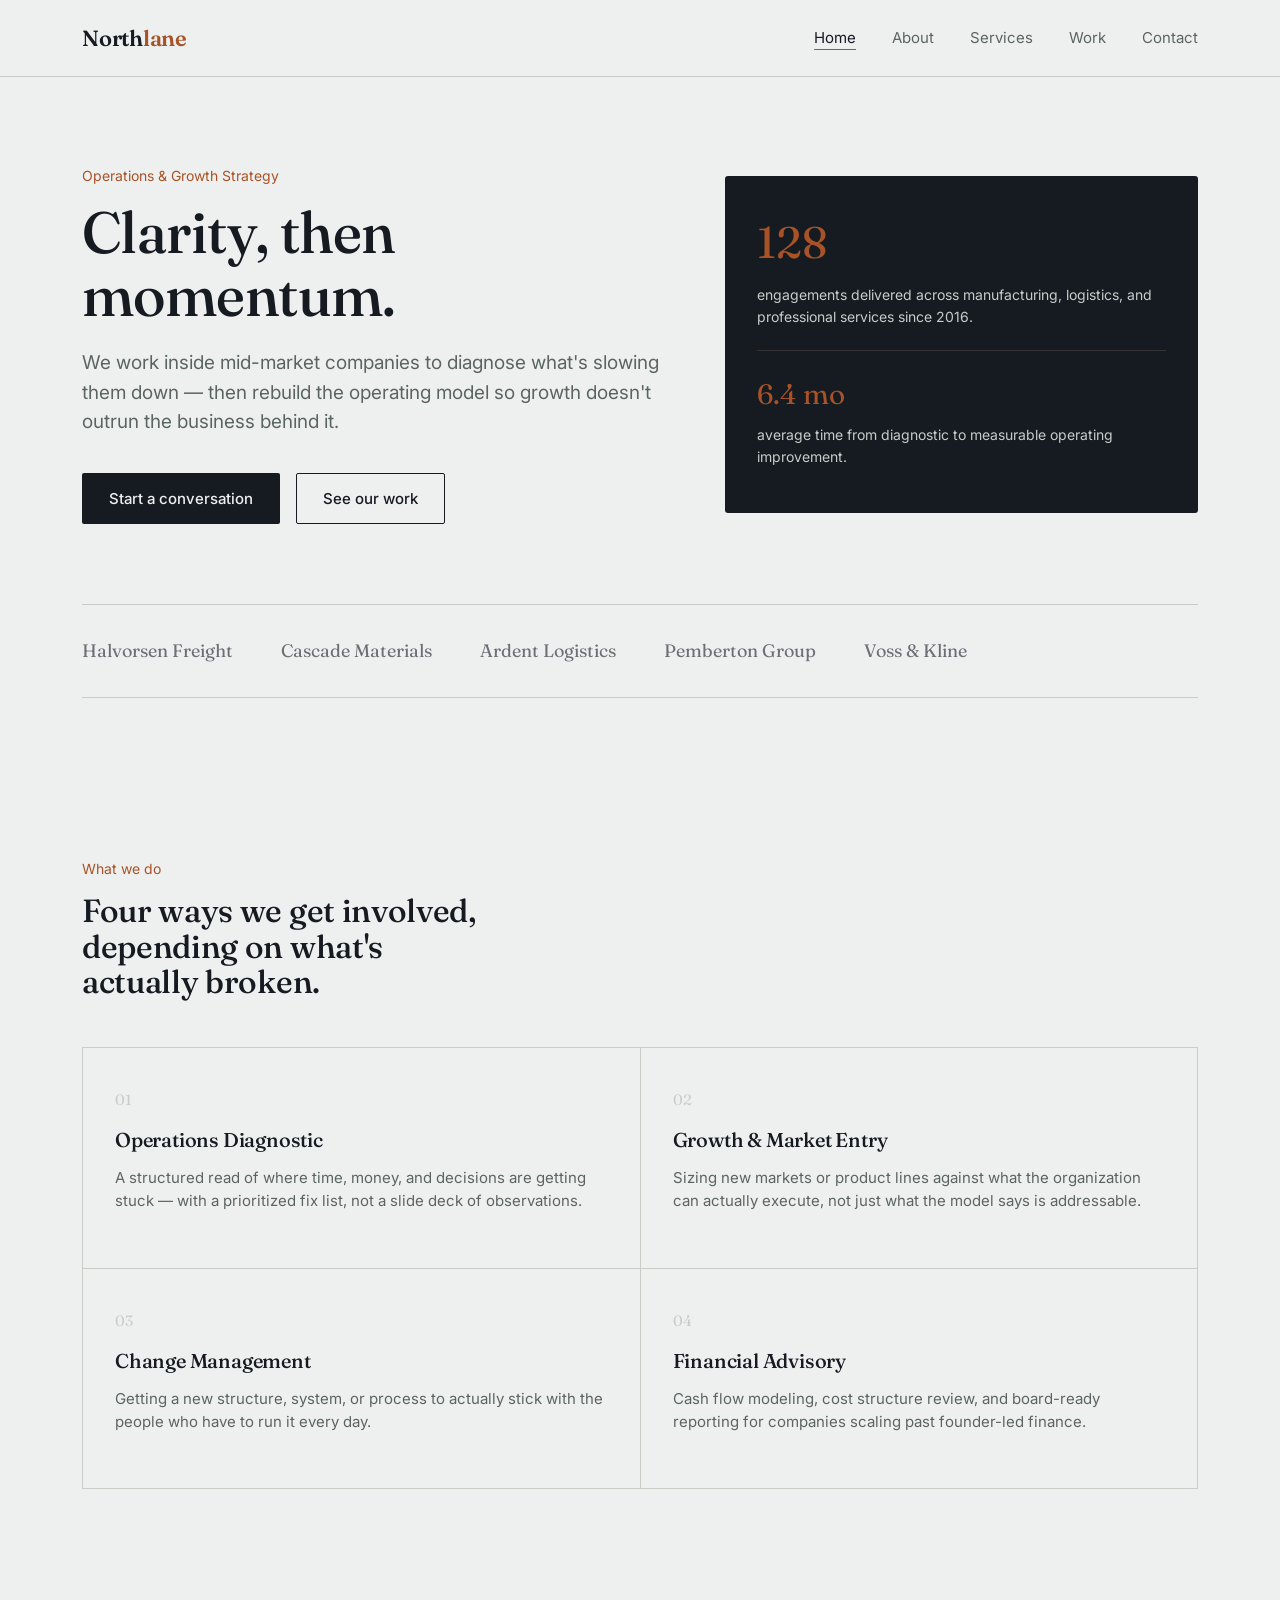
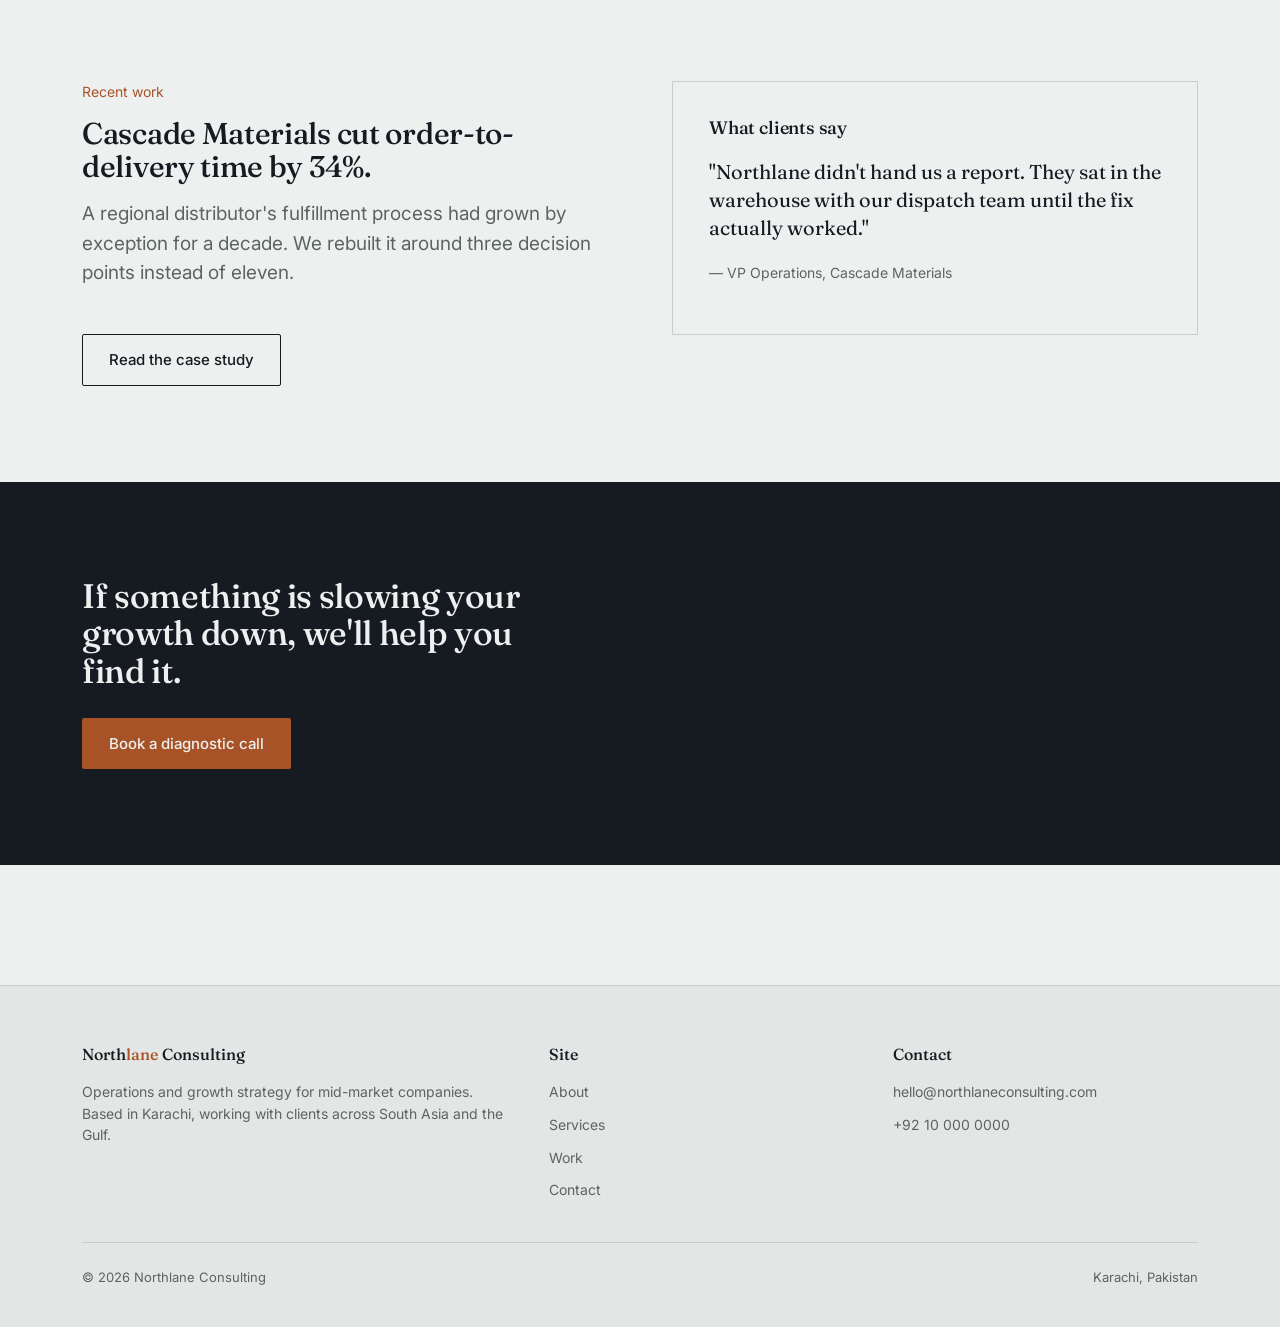
<file: index.html>
<!DOCTYPE html>
<html lang="en">
<head>
<meta charset="UTF-8">
<meta name="viewport" content="width=device-width, initial-scale=1.0">
<title>Northlane Consulting — Operations & Growth Strategy</title>
<meta name="description" content="Northlane Consulting helps mid-market companies fix what's slowing them down and build the systems that let them grow.">
<link rel="stylesheet" href="styles.css">
</head>
<body>

<header class="site-header">
  <div class="wrap">
    <a href="index.html" class="brand">North<span>lane</span></a>
    <nav class="main-nav">
      <a href="index.html" aria-current="page">Home</a>
      <a href="about.html">About</a>
      <a href="services.html">Services</a>
      <a href="work.html">Work</a>
      <a href="contact.html">Contact</a>
    </nav>
    <button class="nav-toggle" aria-label="Menu" aria-expanded="false">☰</button>
  </div>
</header>

<main>
  <section class="hero">
    <div class="wrap hero-grid">
      <div>
        <p class="eyebrow">Operations & Growth Strategy</p>
        <h1>Clarity, then momentum.</h1>
        <p class="lede" style="margin-top:20px;">We work inside mid-market companies to diagnose what's slowing them down — then rebuild the operating model so growth doesn't outrun the business behind it.</p>
        <div style="display:flex;gap:16px;margin-top:36px;flex-wrap:wrap;">
          <a href="contact.html" class="btn btn-primary">Start a conversation</a>
          <a href="work.html" class="btn btn-ghost">See our work</a>
        </div>
      </div>
      <div class="tilt-card reveal">
        <div class="tilt-inner">
          <span class="stat">128</span>
          <p>engagements delivered across manufacturing, logistics, and professional services since 2016.</p>
          <hr class="divider" style="border-color:#333;margin:22px 0;">
          <span class="stat" style="font-size:28px;">6.4 mo</span>
          <p>average time from diagnostic to measurable operating improvement.</p>
        </div>
      </div>
    </div>
  </section>

  <section class="section-tight" style="padding-top:0;">
    <div class="wrap">
      <hr class="divider">
      <div class="logo-strip" style="padding:32px 0;">
        <span>Halvorsen Freight</span><span>Cascade Materials</span><span>Ardent Logistics</span><span>Pemberton Group</span><span>Voss & Kline</span>
      </div>
      <hr class="divider">
    </div>
  </section>

  <section>
    <div class="wrap">
      <p class="eyebrow">What we do</p>
      <h2 style="font-size:32px;max-width:20ch;">Four ways we get involved, depending on what's actually broken.</h2>
    </div>
    <div class="wrap" style="margin-top:48px;">
      <div class="grid-2">
        <div class="cell reveal">
          <span class="num">01</span>
          <h3>Operations Diagnostic</h3>
          <p>A structured read of where time, money, and decisions are getting stuck — with a prioritized fix list, not a slide deck of observations.</p>
        </div>
        <div class="cell reveal">
          <span class="num">02</span>
          <h3>Growth & Market Entry</h3>
          <p>Sizing new markets or product lines against what the organization can actually execute, not just what the model says is addressable.</p>
        </div>
        <div class="cell reveal">
          <span class="num">03</span>
          <h3>Change Management</h3>
          <p>Getting a new structure, system, or process to actually stick with the people who have to run it every day.</p>
        </div>
        <div class="cell reveal">
          <span class="num">04</span>
          <h3>Financial Advisory</h3>
          <p>Cash flow modeling, cost structure review, and board-ready reporting for companies scaling past founder-led finance.</p>
        </div>
      </div>
    </div>
  </section>

  <section>
    <div class="wrap two-col">
      <div class="reveal">
        <p class="eyebrow">Recent work</p>
        <h2 style="font-size:30px;">Cascade Materials cut order-to-delivery time by 34%.</h2>
        <p class="lede" style="margin-top:16px;">A regional distributor's fulfillment process had grown by exception for a decade. We rebuilt it around three decision points instead of eleven.</p>
        <a href="work.html" class="btn btn-ghost" style="margin-top:28px;">Read the case study</a>
      </div>
      <div class="reveal" style="border:1px solid var(--line);padding:36px;">
        <h3 style="font-size:18px;margin-bottom:20px;">What clients say</h3>
        <p style="font-family:var(--serif);font-size:20px;line-height:1.4;">"Northlane didn't hand us a report. They sat in the warehouse with our dispatch team until the fix actually worked."</p>
        <p style="margin-top:16px;color:var(--muted);font-size:14px;">— VP Operations, Cascade Materials</p>
      </div>
    </div>
  </section>

  <section style="background:var(--ink);color:var(--paper);">
    <div class="wrap" style="text-align:left;">
      <h2 style="font-size:34px;color:var(--paper);max-width:22ch;">If something is slowing your growth down, we'll help you find it.</h2>
      <a href="contact.html" class="btn btn-primary" style="margin-top:28px;background:var(--rust);">Book a diagnostic call</a>
    </div>
  </section>
</main>

<footer class="site-footer">
  <div class="wrap">
    <div class="footer-grid">
      <div>
        <h4>North<span style="color:var(--rust);">lane</span> Consulting</h4>
        <p>Operations and growth strategy for mid-market companies. Based in Karachi, working with clients across South Asia and the Gulf.</p>
      </div>
      <div>
        <h4>Site</h4>
        <ul>
          <li><a href="about.html">About</a></li>
          <li><a href="services.html">Services</a></li>
          <li><a href="work.html">Work</a></li>
          <li><a href="contact.html">Contact</a></li>
        </ul>
      </div>
      <div>
        <h4>Contact</h4>
        <ul>
          <li><a href="mailto:hello@northlaneconsulting.com">hello@northlaneconsulting.com</a></li>
          <li><a href="tel:+9210000000">+92 10 000 0000</a></li>
        </ul>
      </div>
    </div>
    <div class="footer-bottom">
      <span>© 2026 Northlane Consulting</span>
      <span>Karachi, Pakistan</span>
    </div>
  </div>
</footer>

<script src="script.js"></script>
</body>
</html>
</file>
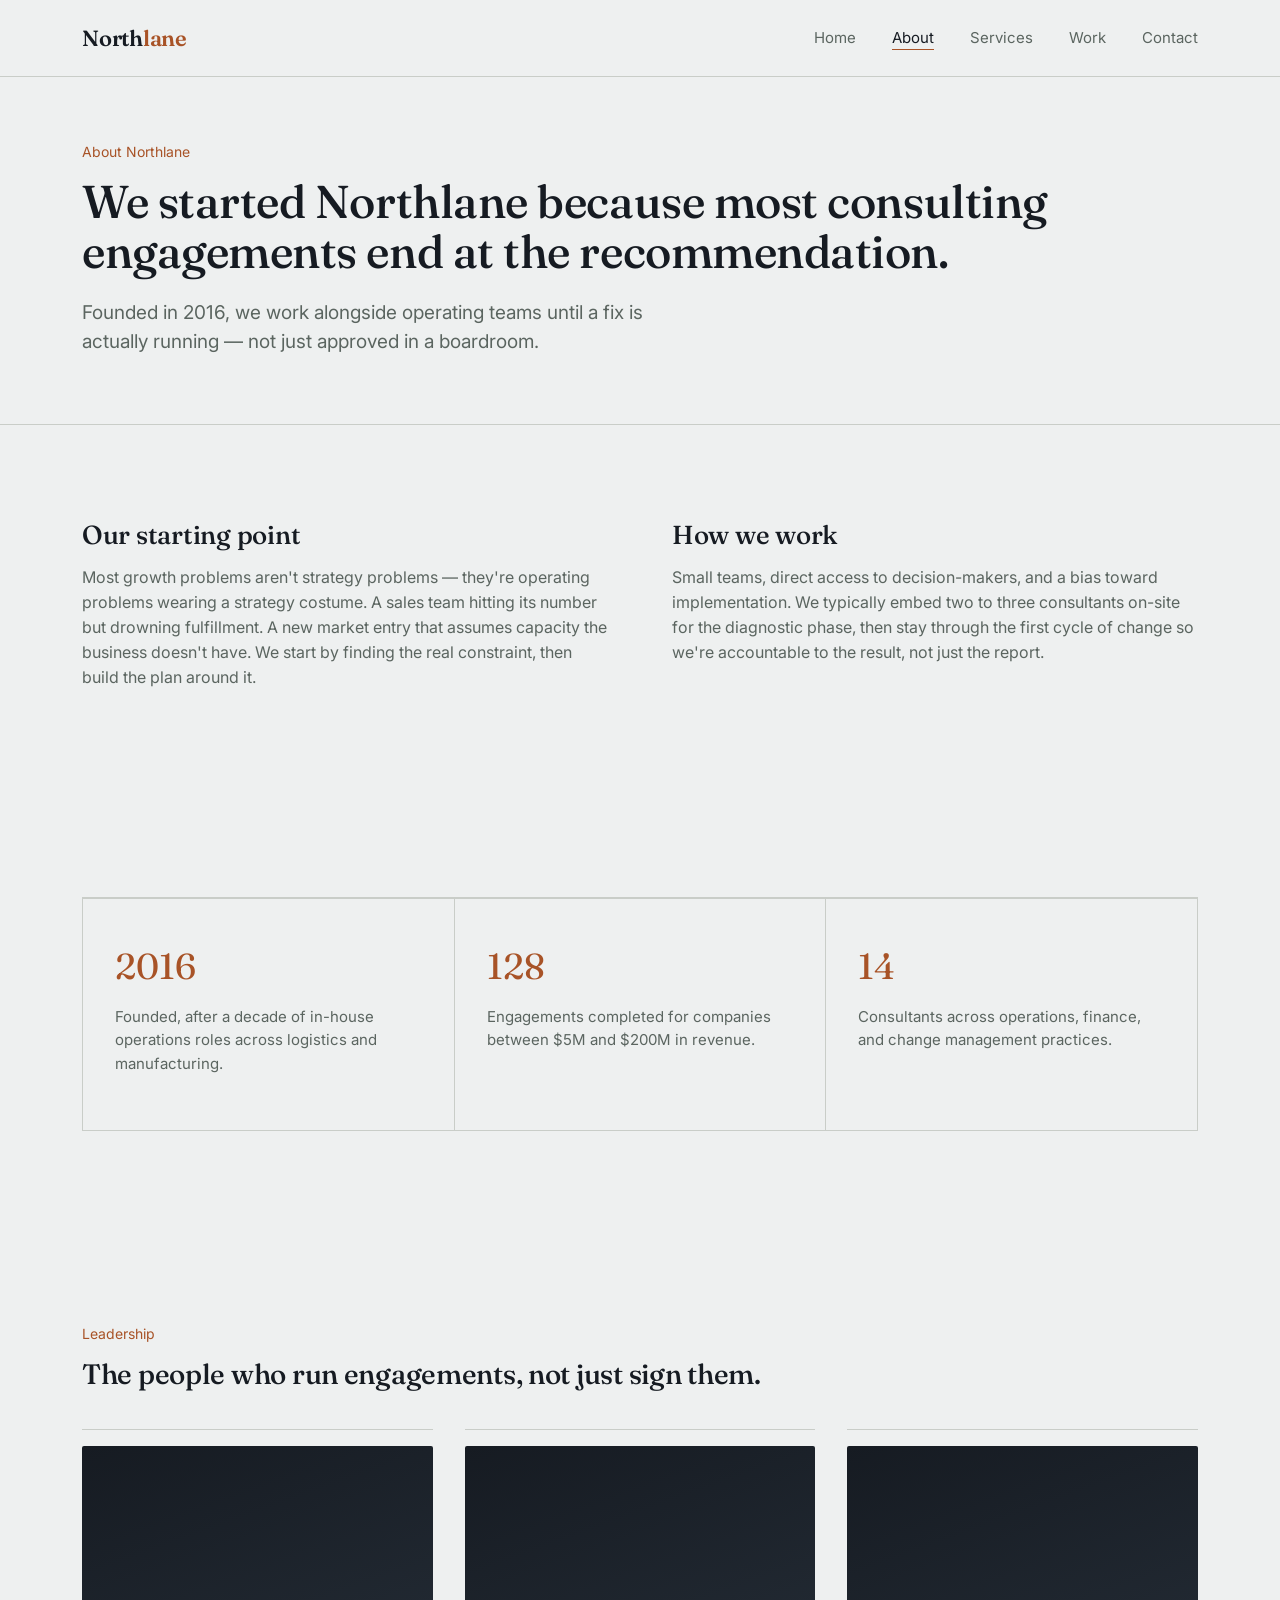
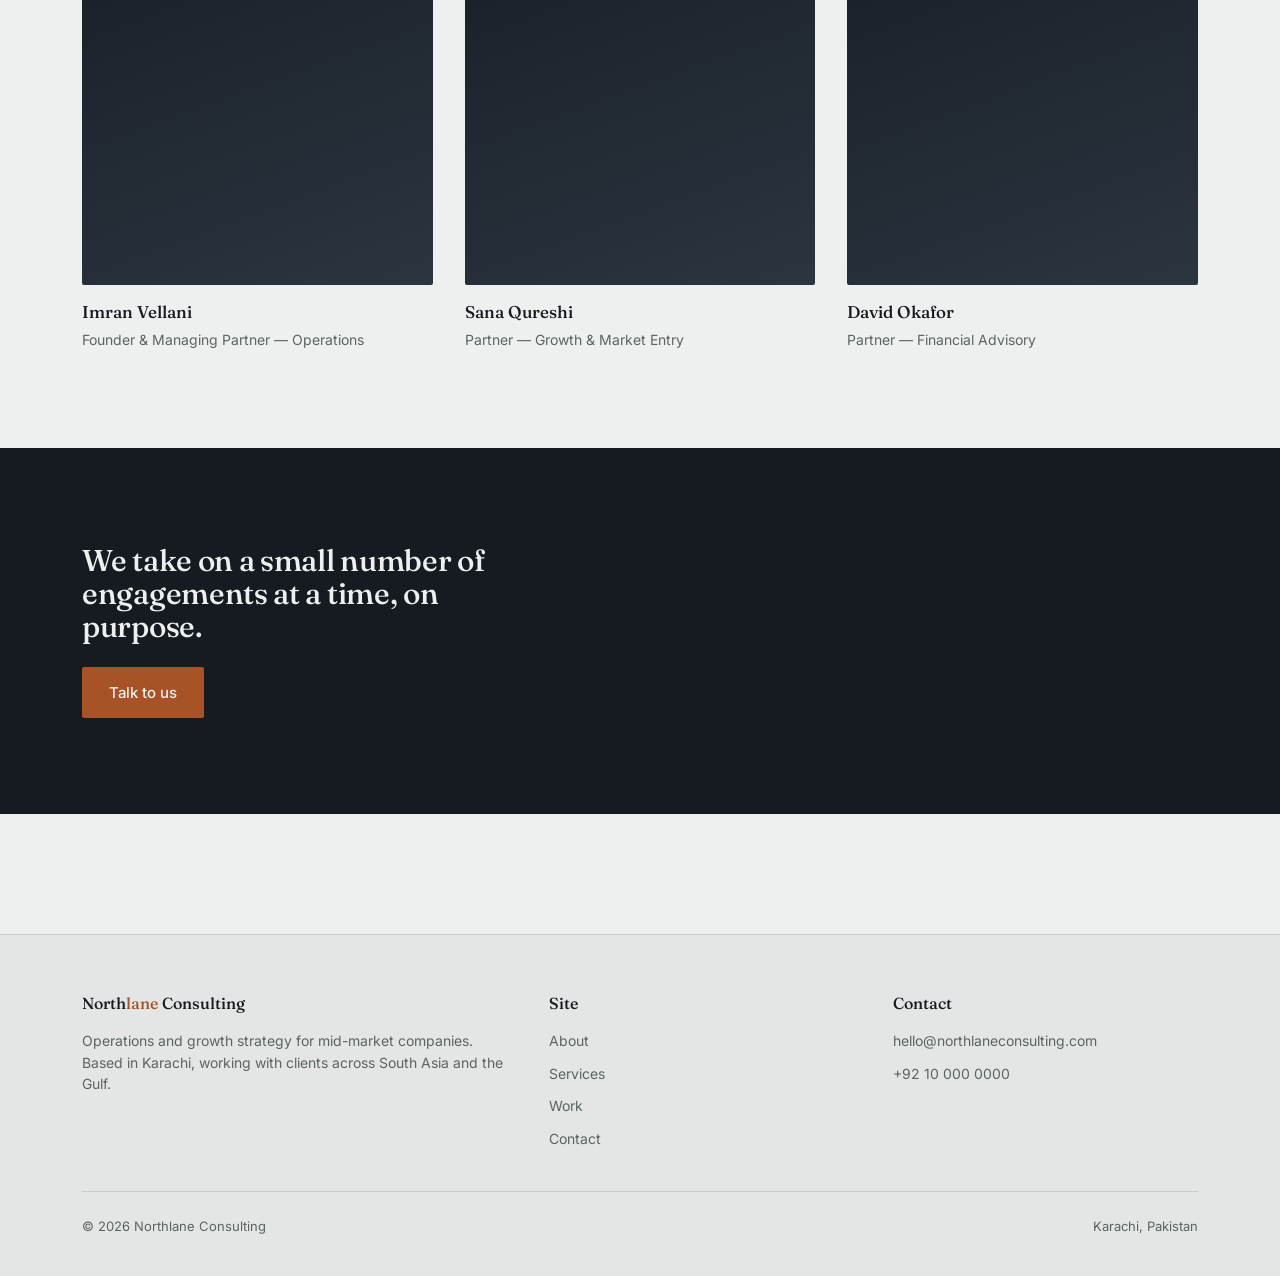
<file: about.html>
<!DOCTYPE html>
<html lang="en">
<head>
<meta charset="UTF-8">
<meta name="viewport" content="width=device-width, initial-scale=1.0">
<title>About — Northlane Consulting</title>
<meta name="description" content="Why Northlane Consulting exists, how we work, and who leads engagements.">
<link rel="stylesheet" href="styles.css">
</head>
<body>

<header class="site-header">
  <div class="wrap">
    <a href="index.html" class="brand">North<span>lane</span></a>
    <nav class="main-nav">
      <a href="index.html">Home</a>
      <a href="about.html" aria-current="page">About</a>
      <a href="services.html">Services</a>
      <a href="work.html">Work</a>
      <a href="contact.html">Contact</a>
    </nav>
    <button class="nav-toggle" aria-label="Menu" aria-expanded="false">☰</button>
  </div>
</header>

<main>
  <section class="page-hero">
    <div class="wrap">
      <p class="eyebrow">About Northlane</p>
      <h1>We started Northlane because most consulting engagements end at the recommendation.</h1>
      <p class="lede" style="margin-top:20px;">Founded in 2016, we work alongside operating teams until a fix is actually running — not just approved in a boardroom.</p>
    </div>
  </section>

  <section>
    <div class="wrap two-col">
      <div class="reveal">
        <h2 style="font-size:26px;">Our starting point</h2>
        <p style="margin-top:16px;color:var(--muted);">Most growth problems aren't strategy problems — they're operating problems wearing a strategy costume. A sales team hitting its number but drowning fulfillment. A new market entry that assumes capacity the business doesn't have. We start by finding the real constraint, then build the plan around it.</p>
      </div>
      <div class="reveal">
        <h2 style="font-size:26px;">How we work</h2>
        <p style="margin-top:16px;color:var(--muted);">Small teams, direct access to decision-makers, and a bias toward implementation. We typically embed two to three consultants on-site for the diagnostic phase, then stay through the first cycle of change so we're accountable to the result, not just the report.</p>
      </div>
    </div>
  </section>

  <section>
    <div class="wrap">
      <hr class="divider">
      <div class="grid-3" style="margin-top:0;">
        <div class="cell reveal">
          <span class="stat" style="font-family:var(--serif);font-size:36px;color:var(--rust);">2016</span>
          <p style="margin-top:10px;">Founded, after a decade of in-house operations roles across logistics and manufacturing.</p>
        </div>
        <div class="cell reveal">
          <span class="stat" style="font-family:var(--serif);font-size:36px;color:var(--rust);">128</span>
          <p style="margin-top:10px;">Engagements completed for companies between $5M and $200M in revenue.</p>
        </div>
        <div class="cell reveal">
          <span class="stat" style="font-family:var(--serif);font-size:36px;color:var(--rust);">14</span>
          <p style="margin-top:10px;">Consultants across operations, finance, and change management practices.</p>
        </div>
      </div>
    </div>
  </section>

  <section>
    <div class="wrap">
      <p class="eyebrow">Leadership</p>
      <h2 style="font-size:28px;">The people who run engagements, not just sign them.</h2>
      <div class="people-grid" style="margin-top:40px;">
        <div class="person reveal">
          <div class="avatar"></div>
          <h4>Imran Vellani</h4>
          <span>Founder & Managing Partner — Operations</span>
        </div>
        <div class="person reveal">
          <div class="avatar"></div>
          <h4>Sana Qureshi</h4>
          <span>Partner — Growth & Market Entry</span>
        </div>
        <div class="person reveal">
          <div class="avatar"></div>
          <h4>David Okafor</h4>
          <span>Partner — Financial Advisory</span>
        </div>
      </div>
    </div>
  </section>

  <section style="background:var(--ink);color:var(--paper);">
    <div class="wrap">
      <h2 style="font-size:30px;color:var(--paper);max-width:24ch;">We take on a small number of engagements at a time, on purpose.</h2>
      <a href="contact.html" class="btn btn-primary" style="margin-top:24px;background:var(--rust);">Talk to us</a>
    </div>
  </section>
</main>

<footer class="site-footer">
  <div class="wrap">
    <div class="footer-grid">
      <div>
        <h4>North<span style="color:var(--rust);">lane</span> Consulting</h4>
        <p>Operations and growth strategy for mid-market companies. Based in Karachi, working with clients across South Asia and the Gulf.</p>
      </div>
      <div>
        <h4>Site</h4>
        <ul>
          <li><a href="about.html">About</a></li>
          <li><a href="services.html">Services</a></li>
          <li><a href="work.html">Work</a></li>
          <li><a href="contact.html">Contact</a></li>
        </ul>
      </div>
      <div>
        <h4>Contact</h4>
        <ul>
          <li><a href="mailto:hello@northlaneconsulting.com">hello@northlaneconsulting.com</a></li>
          <li><a href="tel:+9210000000">+92 10 000 0000</a></li>
        </ul>
      </div>
    </div>
    <div class="footer-bottom">
      <span>© 2026 Northlane Consulting</span>
      <span>Karachi, Pakistan</span>
    </div>
  </div>
</footer>

<script src="script.js"></script>
</body>
</html>
</file>
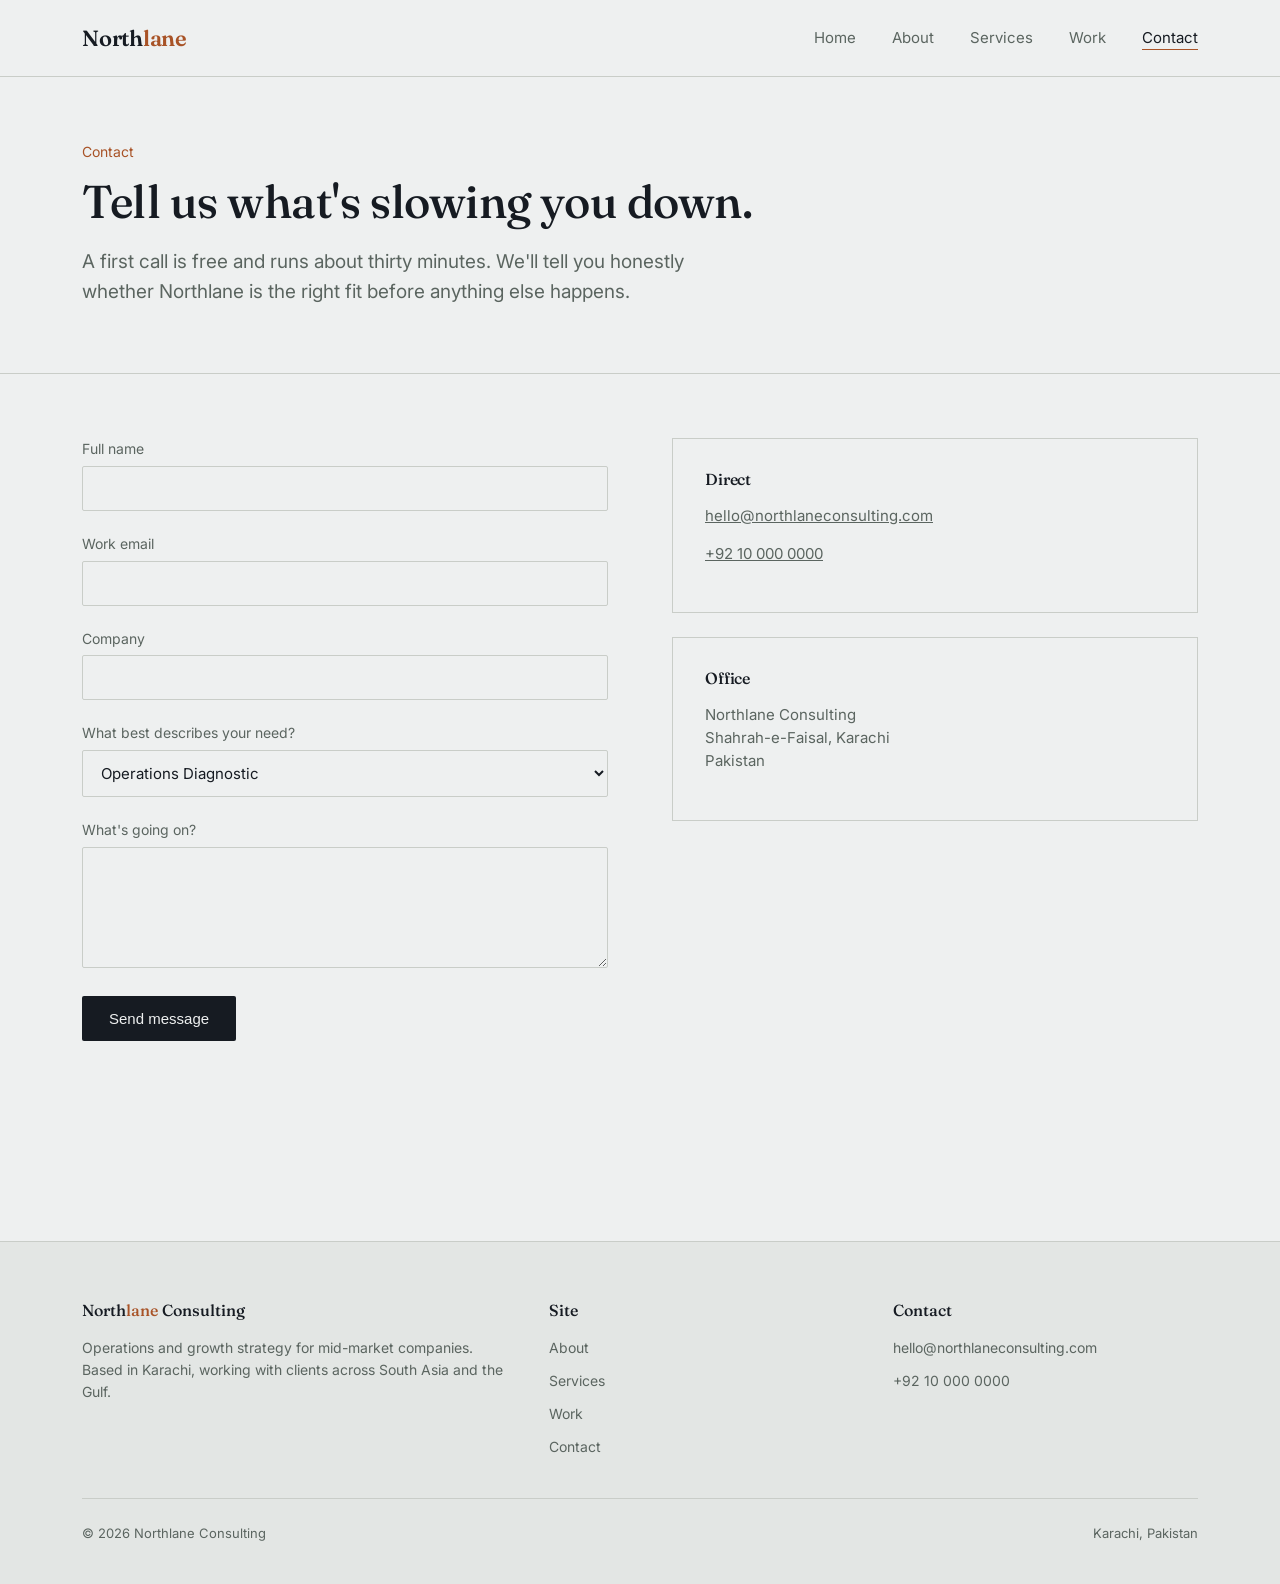
<file: contact.html>
<!DOCTYPE html>
<html lang="en">
<head>
<meta charset="UTF-8">
<meta name="viewport" content="width=device-width, initial-scale=1.0">
<title>Contact — Northlane Consulting</title>
<meta name="description" content="Book a diagnostic call or send Northlane Consulting a message about your operations or growth challenge.">
<link rel="stylesheet" href="styles.css">
</head>
<body>

<header class="site-header">
  <div class="wrap">
    <a href="index.html" class="brand">North<span>lane</span></a>
    <nav class="main-nav">
      <a href="index.html">Home</a>
      <a href="about.html">About</a>
      <a href="services.html">Services</a>
      <a href="work.html">Work</a>
      <a href="contact.html" aria-current="page">Contact</a>
    </nav>
    <button class="nav-toggle" aria-label="Menu" aria-expanded="false">☰</button>
  </div>
</header>

<main>
  <section class="page-hero">
    <div class="wrap">
      <p class="eyebrow">Contact</p>
      <h1>Tell us what's slowing you down.</h1>
      <p class="lede" style="margin-top:20px;">A first call is free and runs about thirty minutes. We'll tell you honestly whether Northlane is the right fit before anything else happens.</p>
    </div>
  </section>

  <section class="section-tight">
    <div class="wrap two-col">
      <form id="contact-form" class="reveal" novalidate>
        <div class="form-field">
          <label for="name">Full name</label>
          <input type="text" id="name" name="name" required autocomplete="name">
        </div>
        <div class="form-field">
          <label for="email">Work email</label>
          <input type="email" id="email" name="email" required autocomplete="email">
        </div>
        <div class="form-field">
          <label for="company">Company</label>
          <input type="text" id="company" name="company" autocomplete="organization">
        </div>
        <div class="form-field">
          <label for="topic">What best describes your need?</label>
          <select id="topic" name="topic">
            <option>Operations Diagnostic</option>
            <option>Growth & Market Entry</option>
            <option>Change Management</option>
            <option>Financial Advisory</option>
            <option>Not sure yet</option>
          </select>
        </div>
        <div class="form-field">
          <label for="message">What's going on?</label>
          <textarea id="message" name="message" rows="5" required></textarea>
        </div>
        <button type="submit" class="btn btn-primary">Send message</button>
        <p id="form-status" class="form-status" role="status"></p>
      </form>

      <div class="reveal">
        <div style="border:1px solid var(--line);padding:32px;margin-bottom:24px;">
          <h3 style="font-size:16px;margin-bottom:14px;">Direct</h3>
          <p style="color:var(--muted);font-size:15px;"><a href="mailto:hello@northlaneconsulting.com">hello@northlaneconsulting.com</a></p>
          <p style="color:var(--muted);font-size:15px;margin-top:6px;"><a href="tel:+9210000000">+92 10 000 0000</a></p>
        </div>
        <div style="border:1px solid var(--line);padding:32px;">
          <h3 style="font-size:16px;margin-bottom:14px;">Office</h3>
          <p style="color:var(--muted);font-size:15px;">Northlane Consulting<br>Shahrah-e-Faisal, Karachi<br>Pakistan</p>
        </div>
      </div>
    </div>
  </section>
</main>

<footer class="site-footer">
  <div class="wrap">
    <div class="footer-grid">
      <div>
        <h4>North<span style="color:var(--rust);">lane</span> Consulting</h4>
        <p>Operations and growth strategy for mid-market companies. Based in Karachi, working with clients across South Asia and the Gulf.</p>
      </div>
      <div>
        <h4>Site</h4>
        <ul>
          <li><a href="about.html">About</a></li>
          <li><a href="services.html">Services</a></li>
          <li><a href="work.html">Work</a></li>
          <li><a href="contact.html">Contact</a></li>
        </ul>
      </div>
      <div>
        <h4>Contact</h4>
        <ul>
          <li><a href="mailto:hello@northlaneconsulting.com">hello@northlaneconsulting.com</a></li>
          <li><a href="tel:+9210000000">+92 10 000 0000</a></li>
        </ul>
      </div>
    </div>
    <div class="footer-bottom">
      <span>© 2026 Northlane Consulting</span>
      <span>Karachi, Pakistan</span>
    </div>
  </div>
</footer>

<script src="script.js"></script>
</body>
</html>
</file>
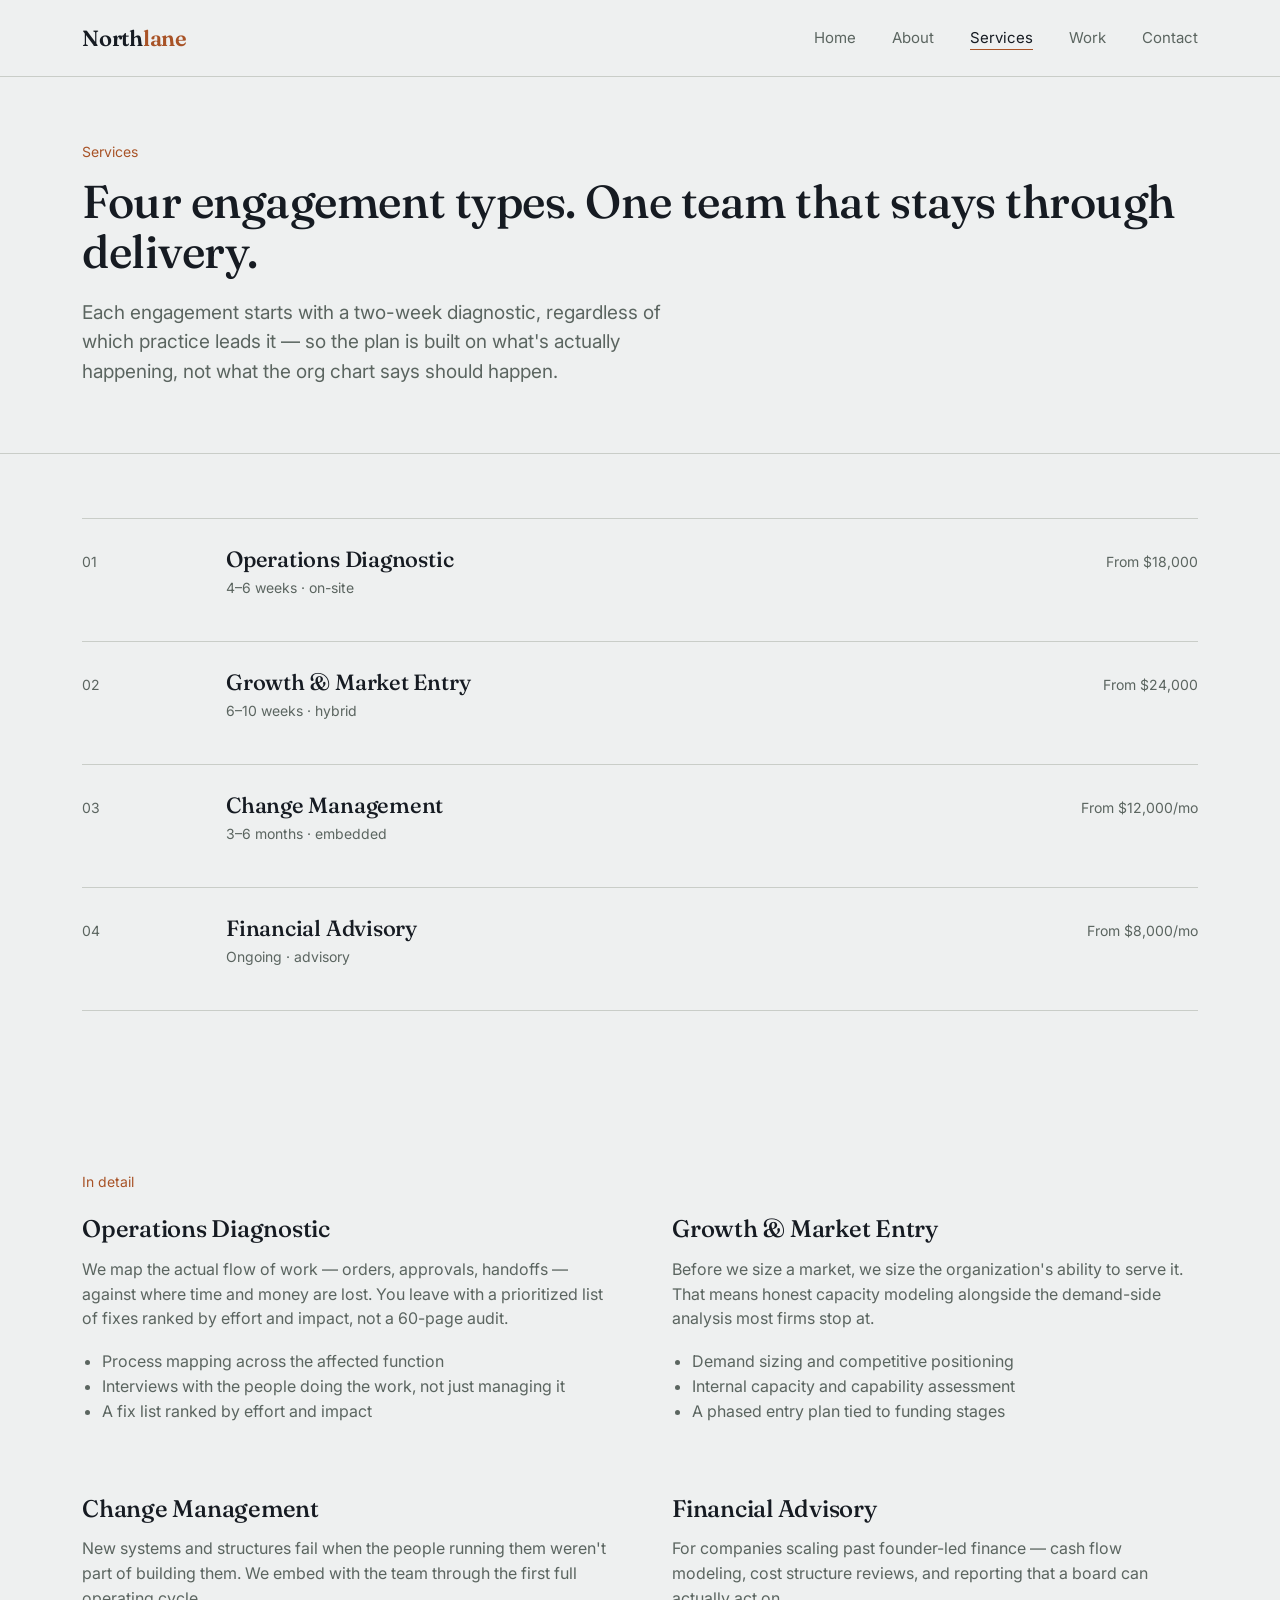
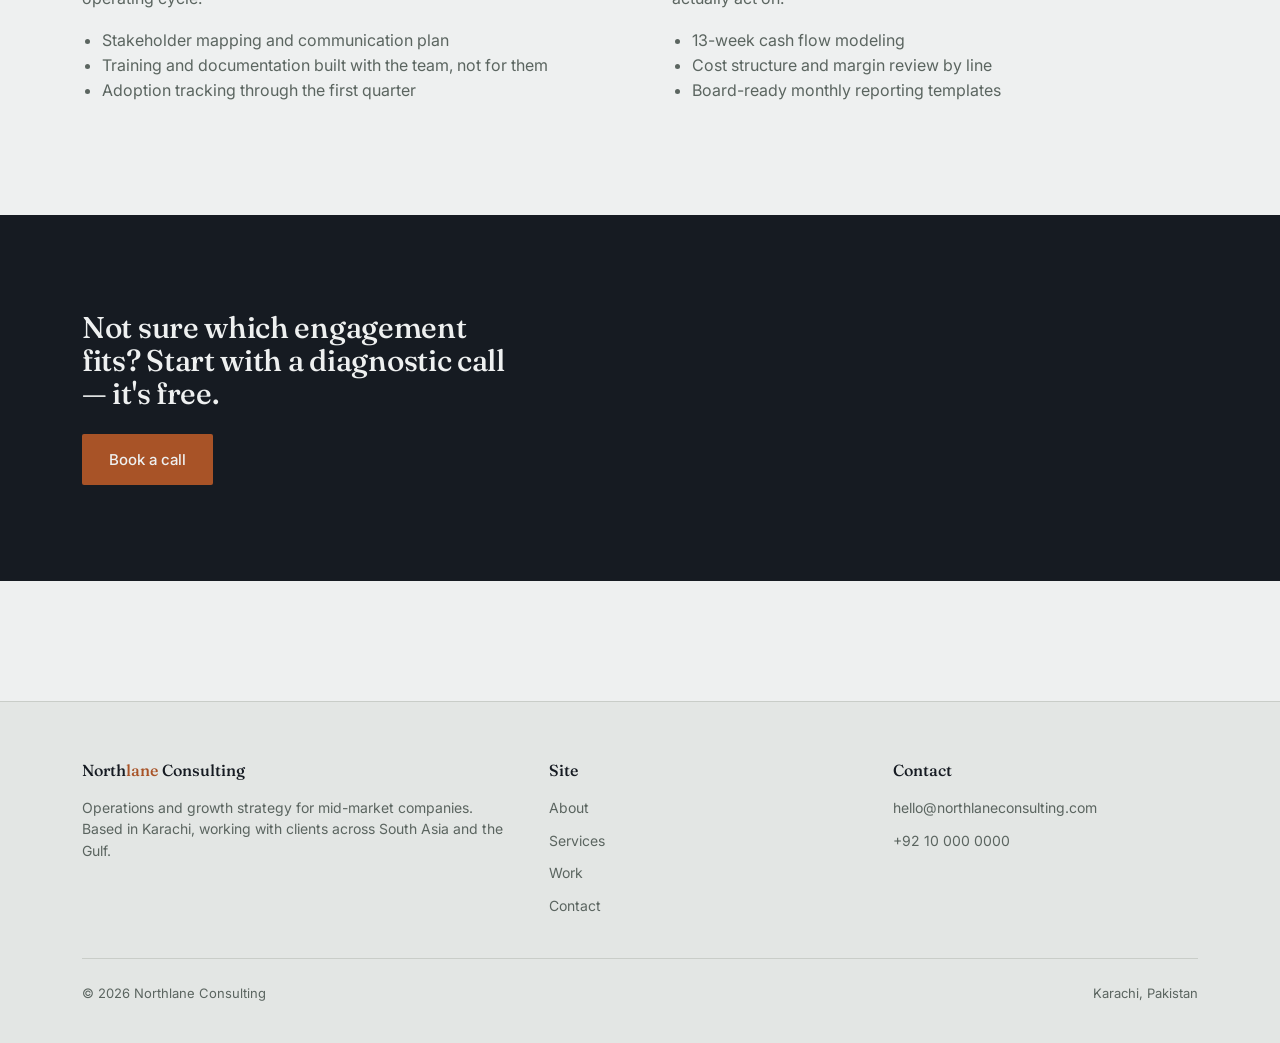
<file: services.html>
<!DOCTYPE html>
<html lang="en">
<head>
<meta charset="UTF-8">
<meta name="viewport" content="width=device-width, initial-scale=1.0">
<title>Services — Northlane Consulting</title>
<meta name="description" content="Operations diagnostics, growth strategy, change management, and financial advisory for mid-market companies.">
<link rel="stylesheet" href="styles.css">
</head>
<body>

<header class="site-header">
  <div class="wrap">
    <a href="index.html" class="brand">North<span>lane</span></a>
    <nav class="main-nav">
      <a href="index.html">Home</a>
      <a href="about.html">About</a>
      <a href="services.html" aria-current="page">Services</a>
      <a href="work.html">Work</a>
      <a href="contact.html">Contact</a>
    </nav>
    <button class="nav-toggle" aria-label="Menu" aria-expanded="false">☰</button>
  </div>
</header>

<main>
  <section class="page-hero">
    <div class="wrap">
      <p class="eyebrow">Services</p>
      <h1>Four engagement types. One team that stays through delivery.</h1>
      <p class="lede" style="margin-top:20px;">Each engagement starts with a two-week diagnostic, regardless of which practice leads it — so the plan is built on what's actually happening, not what the org chart says should happen.</p>
    </div>
  </section>

  <section class="section-tight">
    <div class="wrap">
      <div class="case-row reveal">
        <span class="year">01</span>
        <div>
          <h3>Operations Diagnostic</h3>
          <p class="tag" style="margin-top:6px;">4–6 weeks · on-site</p>
        </div>
        <span class="tag">From $18,000</span>
      </div>
      <div class="case-row reveal">
        <span class="year">02</span>
        <div>
          <h3>Growth & Market Entry</h3>
          <p class="tag" style="margin-top:6px;">6–10 weeks · hybrid</p>
        </div>
        <span class="tag">From $24,000</span>
      </div>
      <div class="case-row reveal">
        <span class="year">03</span>
        <div>
          <h3>Change Management</h3>
          <p class="tag" style="margin-top:6px;">3–6 months · embedded</p>
        </div>
        <span class="tag">From $12,000/mo</span>
      </div>
      <div class="case-row reveal">
        <span class="year">04</span>
        <div>
          <h3>Financial Advisory</h3>
          <p class="tag" style="margin-top:6px;">Ongoing · advisory</p>
        </div>
        <span class="tag">From $8,000/mo</span>
      </div>
    </div>
  </section>

  <section>
    <div class="wrap">
      <p class="eyebrow">In detail</p>
      <div class="two-col" style="margin-top:24px;">
        <div class="reveal">
          <h2 style="font-size:24px;">Operations Diagnostic</h2>
          <p style="margin-top:14px;color:var(--muted);">We map the actual flow of work — orders, approvals, handoffs — against where time and money are lost. You leave with a prioritized list of fixes ranked by effort and impact, not a 60-page audit.</p>
          <ul style="margin-top:18px;color:var(--muted);padding-left:20px;">
            <li>Process mapping across the affected function</li>
            <li>Interviews with the people doing the work, not just managing it</li>
            <li>A fix list ranked by effort and impact</li>
          </ul>
        </div>
        <div class="reveal">
          <h2 style="font-size:24px;">Growth & Market Entry</h2>
          <p style="margin-top:14px;color:var(--muted);">Before we size a market, we size the organization's ability to serve it. That means honest capacity modeling alongside the demand-side analysis most firms stop at.</p>
          <ul style="margin-top:18px;color:var(--muted);padding-left:20px;">
            <li>Demand sizing and competitive positioning</li>
            <li>Internal capacity and capability assessment</li>
            <li>A phased entry plan tied to funding stages</li>
          </ul>
        </div>
      </div>
      <div class="two-col" style="margin-top:56px;">
        <div class="reveal">
          <h2 style="font-size:24px;">Change Management</h2>
          <p style="margin-top:14px;color:var(--muted);">New systems and structures fail when the people running them weren't part of building them. We embed with the team through the first full operating cycle.</p>
          <ul style="margin-top:18px;color:var(--muted);padding-left:20px;">
            <li>Stakeholder mapping and communication plan</li>
            <li>Training and documentation built with the team, not for them</li>
            <li>Adoption tracking through the first quarter</li>
          </ul>
        </div>
        <div class="reveal">
          <h2 style="font-size:24px;">Financial Advisory</h2>
          <p style="margin-top:14px;color:var(--muted);">For companies scaling past founder-led finance — cash flow modeling, cost structure reviews, and reporting that a board can actually act on.</p>
          <ul style="margin-top:18px;color:var(--muted);padding-left:20px;">
            <li>13-week cash flow modeling</li>
            <li>Cost structure and margin review by line</li>
            <li>Board-ready monthly reporting templates</li>
          </ul>
        </div>
      </div>
    </div>
  </section>

  <section style="background:var(--ink);color:var(--paper);">
    <div class="wrap">
      <h2 style="font-size:30px;color:var(--paper);max-width:22ch;">Not sure which engagement fits? Start with a diagnostic call — it's free.</h2>
      <a href="contact.html" class="btn btn-primary" style="margin-top:24px;background:var(--rust);">Book a call</a>
    </div>
  </section>
</main>

<footer class="site-footer">
  <div class="wrap">
    <div class="footer-grid">
      <div>
        <h4>North<span style="color:var(--rust);">lane</span> Consulting</h4>
        <p>Operations and growth strategy for mid-market companies. Based in Karachi, working with clients across South Asia and the Gulf.</p>
      </div>
      <div>
        <h4>Site</h4>
        <ul>
          <li><a href="about.html">About</a></li>
          <li><a href="services.html">Services</a></li>
          <li><a href="work.html">Work</a></li>
          <li><a href="contact.html">Contact</a></li>
        </ul>
      </div>
      <div>
        <h4>Contact</h4>
        <ul>
          <li><a href="mailto:hello@northlaneconsulting.com">hello@northlaneconsulting.com</a></li>
          <li><a href="tel:+9210000000">+92 10 000 0000</a></li>
        </ul>
      </div>
    </div>
    <div class="footer-bottom">
      <span>© 2026 Northlane Consulting</span>
      <span>Karachi, Pakistan</span>
    </div>
  </div>
</footer>

<script src="script.js"></script>
</body>
</html>
</file>
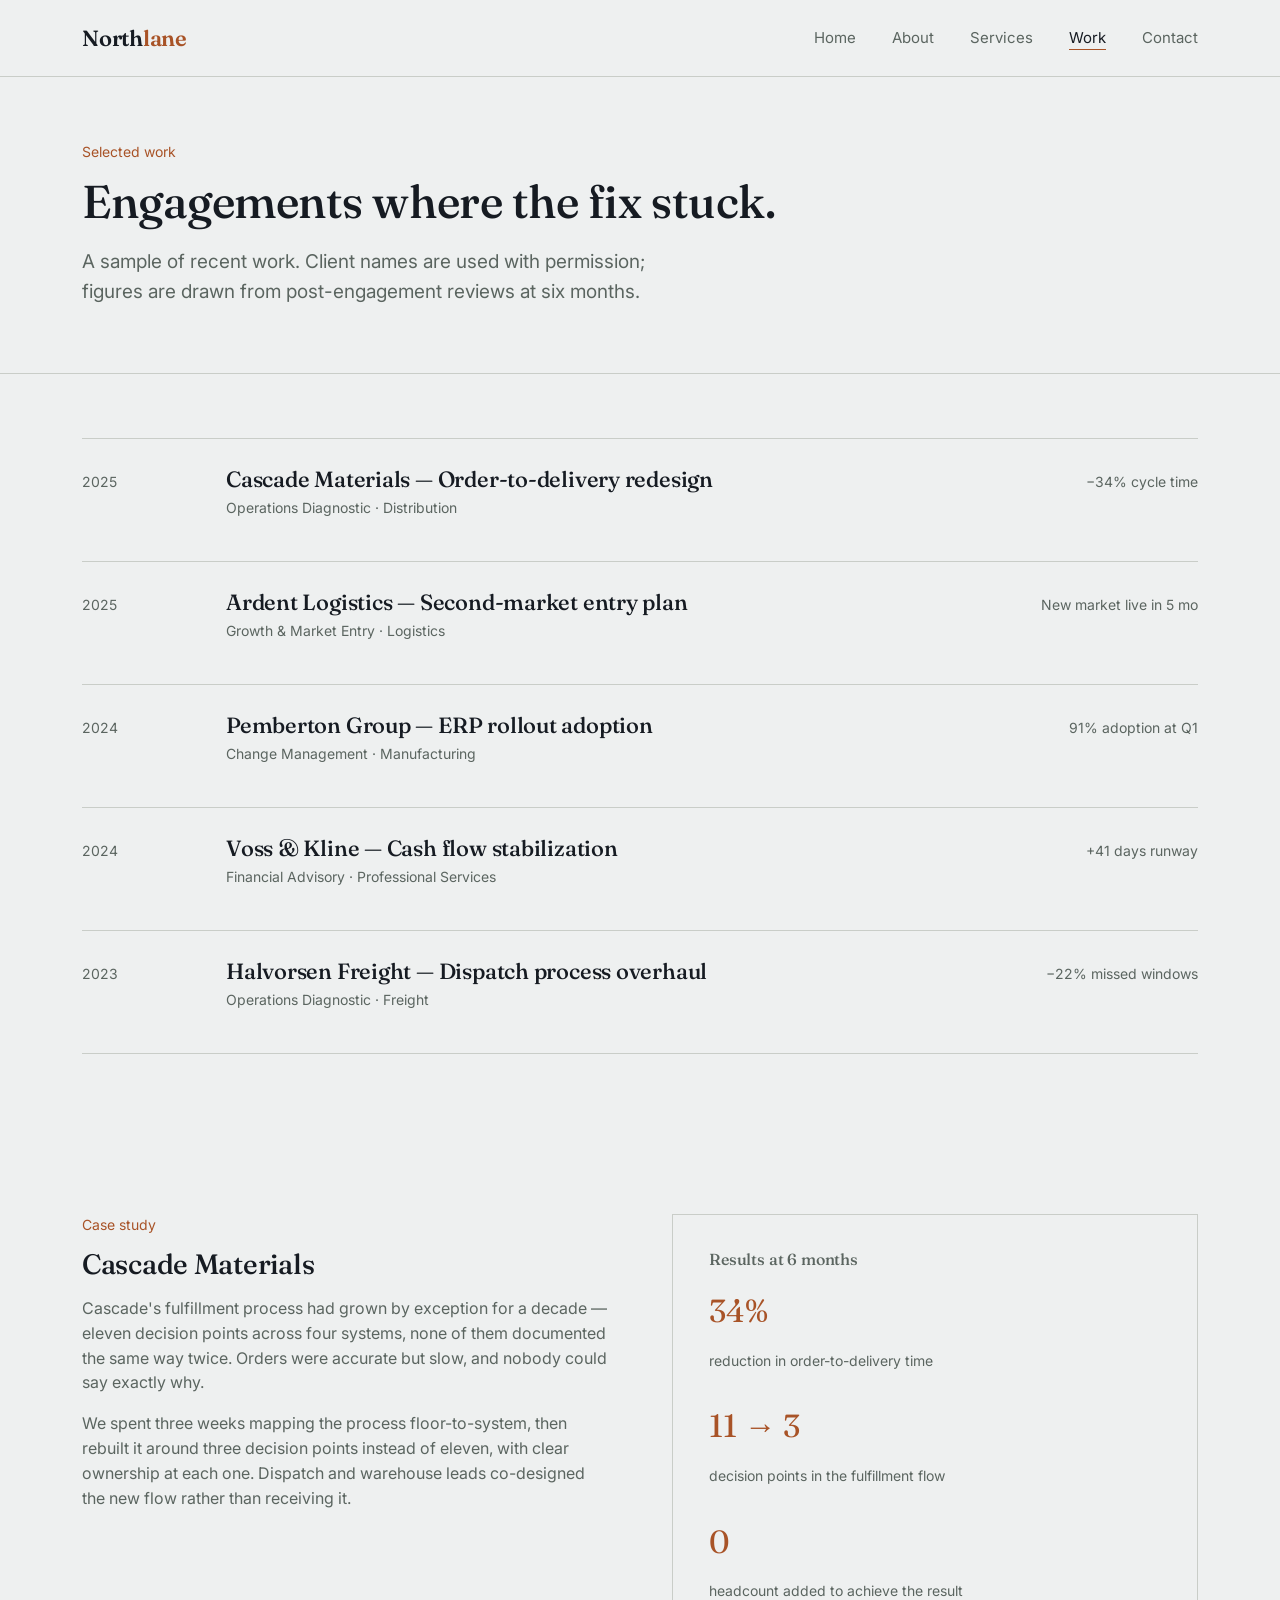
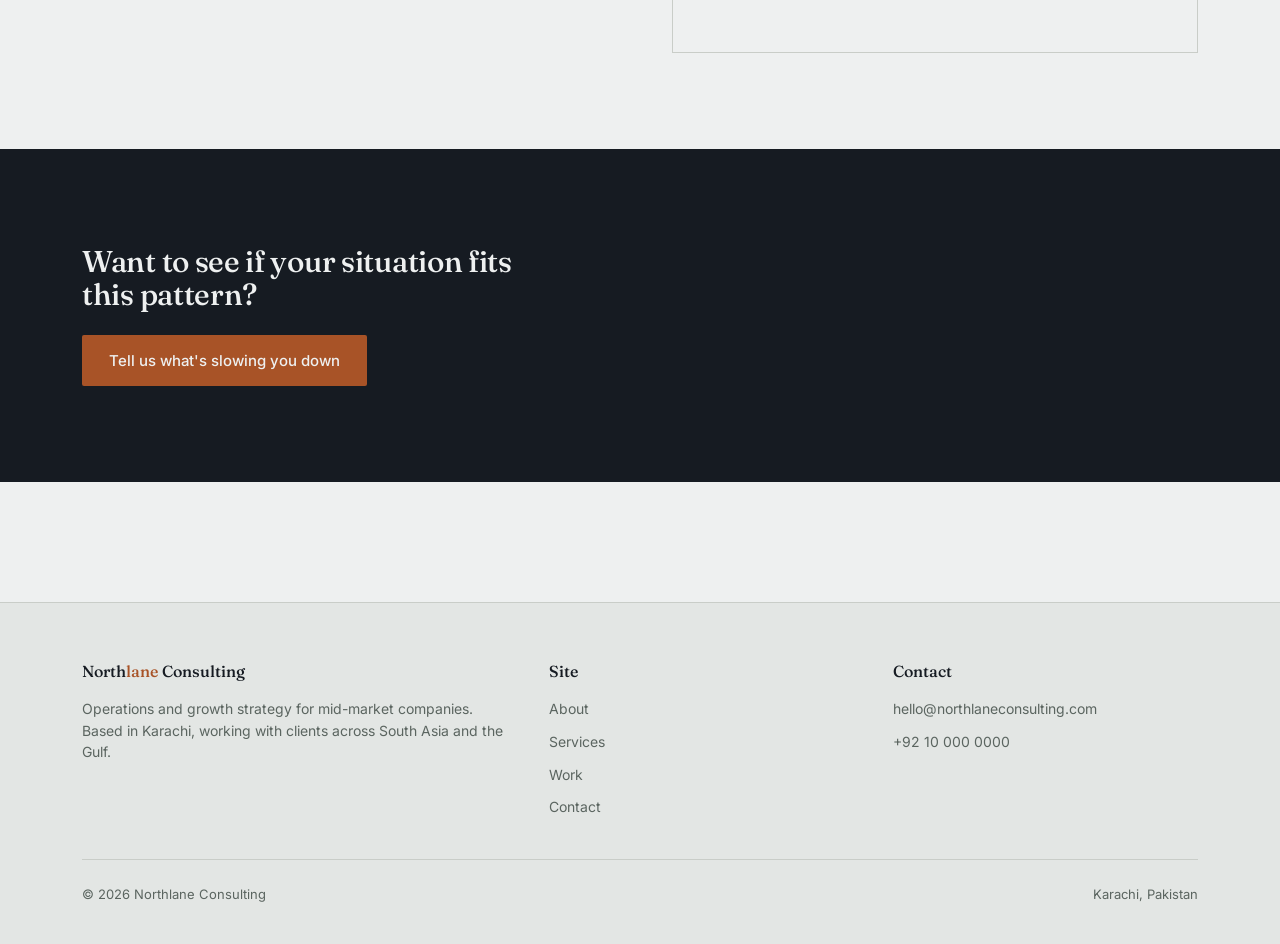
<file: work.html>
<!DOCTYPE html>
<html lang="en">
<head>
<meta charset="UTF-8">
<meta name="viewport" content="width=device-width, initial-scale=1.0">
<title>Work — Northlane Consulting</title>
<meta name="description" content="Case studies from Northlane Consulting engagements in logistics, manufacturing, and distribution.">
<link rel="stylesheet" href="styles.css">
</head>
<body>

<header class="site-header">
  <div class="wrap">
    <a href="index.html" class="brand">North<span>lane</span></a>
    <nav class="main-nav">
      <a href="index.html">Home</a>
      <a href="about.html">About</a>
      <a href="services.html">Services</a>
      <a href="work.html" aria-current="page">Work</a>
      <a href="contact.html">Contact</a>
    </nav>
    <button class="nav-toggle" aria-label="Menu" aria-expanded="false">☰</button>
  </div>
</header>

<main>
  <section class="page-hero">
    <div class="wrap">
      <p class="eyebrow">Selected work</p>
      <h1>Engagements where the fix stuck.</h1>
      <p class="lede" style="margin-top:20px;">A sample of recent work. Client names are used with permission; figures are drawn from post-engagement reviews at six months.</p>
    </div>
  </section>

  <section class="section-tight">
    <div class="wrap">
      <div class="case-row reveal">
        <span class="year">2025</span>
        <div>
          <h3>Cascade Materials — Order-to-delivery redesign</h3>
          <p class="tag" style="margin-top:6px;">Operations Diagnostic · Distribution</p>
        </div>
        <span class="tag">−34% cycle time</span>
      </div>
      <div class="case-row reveal">
        <span class="year">2025</span>
        <div>
          <h3>Ardent Logistics — Second-market entry plan</h3>
          <p class="tag" style="margin-top:6px;">Growth & Market Entry · Logistics</p>
        </div>
        <span class="tag">New market live in 5 mo</span>
      </div>
      <div class="case-row reveal">
        <span class="year">2024</span>
        <div>
          <h3>Pemberton Group — ERP rollout adoption</h3>
          <p class="tag" style="margin-top:6px;">Change Management · Manufacturing</p>
        </div>
        <span class="tag">91% adoption at Q1</span>
      </div>
      <div class="case-row reveal">
        <span class="year">2024</span>
        <div>
          <h3>Voss & Kline — Cash flow stabilization</h3>
          <p class="tag" style="margin-top:6px;">Financial Advisory · Professional Services</p>
        </div>
        <span class="tag">+41 days runway</span>
      </div>
      <div class="case-row reveal">
        <span class="year">2023</span>
        <div>
          <h3>Halvorsen Freight — Dispatch process overhaul</h3>
          <p class="tag" style="margin-top:6px;">Operations Diagnostic · Freight</p>
        </div>
        <span class="tag">−22% missed windows</span>
      </div>
    </div>
  </section>

  <section>
    <div class="wrap two-col">
      <div class="reveal">
        <p class="eyebrow">Case study</p>
        <h2 style="font-size:28px;">Cascade Materials</h2>
        <p style="margin-top:16px;color:var(--muted);">Cascade's fulfillment process had grown by exception for a decade — eleven decision points across four systems, none of them documented the same way twice. Orders were accurate but slow, and nobody could say exactly why.</p>
        <p style="margin-top:14px;color:var(--muted);">We spent three weeks mapping the process floor-to-system, then rebuilt it around three decision points instead of eleven, with clear ownership at each one. Dispatch and warehouse leads co-designed the new flow rather than receiving it.</p>
      </div>
      <div class="reveal" style="border:1px solid var(--line);padding:36px;">
        <h3 style="font-size:16px;color:var(--muted);margin-bottom:18px;">Results at 6 months</h3>
        <div style="display:flex;flex-direction:column;gap:16px;">
          <div>
            <span style="font-family:var(--serif);font-size:32px;color:var(--rust);">34%</span>
            <p style="color:var(--muted);font-size:14px;">reduction in order-to-delivery time</p>
          </div>
          <div>
            <span style="font-family:var(--serif);font-size:32px;color:var(--rust);">11 → 3</span>
            <p style="color:var(--muted);font-size:14px;">decision points in the fulfillment flow</p>
          </div>
          <div>
            <span style="font-family:var(--serif);font-size:32px;color:var(--rust);">0</span>
            <p style="color:var(--muted);font-size:14px;">headcount added to achieve the result</p>
          </div>
        </div>
      </div>
    </div>
  </section>

  <section style="background:var(--ink);color:var(--paper);">
    <div class="wrap">
      <h2 style="font-size:30px;color:var(--paper);max-width:22ch;">Want to see if your situation fits this pattern?</h2>
      <a href="contact.html" class="btn btn-primary" style="margin-top:24px;background:var(--rust);">Tell us what's slowing you down</a>
    </div>
  </section>
</main>

<footer class="site-footer">
  <div class="wrap">
    <div class="footer-grid">
      <div>
        <h4>North<span style="color:var(--rust);">lane</span> Consulting</h4>
        <p>Operations and growth strategy for mid-market companies. Based in Karachi, working with clients across South Asia and the Gulf.</p>
      </div>
      <div>
        <h4>Site</h4>
        <ul>
          <li><a href="about.html">About</a></li>
          <li><a href="services.html">Services</a></li>
          <li><a href="work.html">Work</a></li>
          <li><a href="contact.html">Contact</a></li>
        </ul>
      </div>
      <div>
        <h4>Contact</h4>
        <ul>
          <li><a href="mailto:hello@northlaneconsulting.com">hello@northlaneconsulting.com</a></li>
          <li><a href="tel:+9210000000">+92 10 000 0000</a></li>
        </ul>
      </div>
    </div>
    <div class="footer-bottom">
      <span>© 2026 Northlane Consulting</span>
      <span>Karachi, Pakistan</span>
    </div>
  </div>
</footer>

<script src="script.js"></script>
</body>
</html>
</file>
<file: styles.css>
/* Northlane Consulting — shared styles */
@import url('https://fonts.googleapis.com/css2?family=Fraunces:opsz,wght@9..144,400;9..144,500;9..144,600&family=Inter:wght@400;500;600&display=swap');

:root{
  --ink:#161B22;
  --paper:#EEF0F0;
  --paper-2:#E3E6E4;
  --line:#C9CDC8;
  --rust:#A85327;
  --teal:#2F5D53;
  --muted:#5B6560;
  --serif:'Fraunces', Georgia, serif;
  --sans:'Inter', -apple-system, Segoe UI, sans-serif;
  --max:1180px;
}
*{box-sizing:border-box;}
html{scroll-behavior:smooth;}
body{
  margin:0;background:var(--paper);color:var(--ink);
  font-family:var(--sans);font-size:16px;line-height:1.55;
  -webkit-font-smoothing:antialiased;
}
img{max-width:100%;display:block;}
a{color:inherit;}
:focus-visible{outline:2px solid var(--rust);outline-offset:3px;}
@media (prefers-reduced-motion: reduce){
  *{animation-duration:0.01ms !important;animation-iteration-count:1 !important;transition-duration:0.01ms !important;scroll-behavior:auto !important;}
}

.wrap{max-width:var(--max);margin:0 auto;padding:0 32px;}
@media (max-width:640px){.wrap{padding:0 20px;}}

/* Header */
.site-header{
  position:sticky;top:0;z-index:50;background:rgba(238,240,240,0.92);
  backdrop-filter:blur(8px);border-bottom:1px solid var(--line);
}
.site-header .wrap{display:flex;align-items:center;justify-content:space-between;height:76px;}
.brand{font-family:var(--serif);font-size:22px;font-weight:600;text-decoration:none;letter-spacing:-0.01em;}
.brand span{color:var(--rust);}
nav.main-nav{display:flex;gap:36px;}
nav.main-nav a{text-decoration:none;font-size:15px;color:var(--muted);transition:color .2s;}
nav.main-nav a:hover,nav.main-nav a[aria-current="page"]{color:var(--ink);}
nav.main-nav a[aria-current="page"]{border-bottom:1px solid var(--rust);}
.nav-toggle{display:none;background:none;border:none;font-size:24px;cursor:pointer;color:var(--ink);}
@media (max-width:820px){
  nav.main-nav{position:fixed;inset:76px 0 0 0;background:var(--paper);flex-direction:column;
    padding:28px 20px;gap:20px;transform:translateY(-8px);opacity:0;pointer-events:none;transition:.2s;border-top:1px solid var(--line);}
  nav.main-nav.open{transform:translateY(0);opacity:1;pointer-events:auto;}
  .nav-toggle{display:block;}
}

/* Footer */
.site-footer{border-top:1px solid var(--line);margin-top:120px;padding:56px 0 40px;background:var(--paper-2);}
.footer-grid{display:grid;grid-template-columns:1.4fr 1fr 1fr;gap:40px;}
.footer-grid h4{font-family:var(--serif);font-weight:500;font-size:16px;margin:0 0 12px;}
.footer-grid p,.footer-grid a{color:var(--muted);font-size:14px;text-decoration:none;}
.footer-grid ul{list-style:none;padding:0;margin:0;display:flex;flex-direction:column;gap:8px;}
.footer-bottom{margin-top:40px;padding-top:24px;border-top:1px solid var(--line);font-size:13px;color:var(--muted);display:flex;justify-content:space-between;flex-wrap:wrap;gap:8px;}
@media (max-width:720px){.footer-grid{grid-template-columns:1fr;}}

/* Type */
h1,h2,h3{font-family:var(--serif);font-weight:500;line-height:1.1;margin:0;letter-spacing:-0.01em;}
.eyebrow{font-size:14px;color:var(--rust);margin:0 0 14px;}
.lede{font-size:19px;color:var(--muted);max-width:52ch;}

/* Buttons */
.btn{display:inline-flex;align-items:center;gap:8px;padding:13px 26px;border-radius:2px;
  font-size:15px;font-weight:500;text-decoration:none;border:1px solid transparent;transition:.2s;cursor:pointer;}
.btn-primary{background:var(--ink);color:var(--paper);}
.btn-primary:hover{background:var(--rust);}
.btn-ghost{border-color:var(--ink);color:var(--ink);}
.btn-ghost:hover{background:var(--ink);color:var(--paper);}

/* Sections */
section{padding:96px 0;}
.section-tight{padding:64px 0;}
.divider{border:none;border-top:1px solid var(--line);margin:0;}

/* Hero */
.hero{padding:88px 0 80px;}
.hero-grid{display:grid;grid-template-columns:1.1fr 0.9fr;gap:64px;align-items:center;}
.hero h1{font-size:clamp(38px,5vw,58px);}
@media (max-width:900px){.hero-grid{grid-template-columns:1fr;}}

/* 3D tilt card */
.tilt-card{
  perspective:900px;
}
.tilt-inner{
  transform-style:preserve-3d;transition:transform .25s ease;
  background:var(--ink);color:var(--paper);border-radius:3px;padding:32px;
  will-change:transform;
}
.tilt-inner .stat{font-family:var(--serif);font-size:44px;color:var(--rust);}
.tilt-inner p{color:#C7CDC9;font-size:14px;margin-top:8px;}

/* Cards / grids */
.grid-3{display:grid;grid-template-columns:repeat(3,1fr);gap:1px;background:var(--line);border:1px solid var(--line);}
.grid-2{display:grid;grid-template-columns:1fr 1fr;gap:1px;background:var(--line);border:1px solid var(--line);}
@media (max-width:820px){.grid-3{grid-template-columns:1fr;}.grid-2{grid-template-columns:1fr;}}
.cell{background:var(--paper);padding:40px 32px;}
.cell h3{font-size:20px;margin-bottom:12px;}
.cell p{color:var(--muted);font-size:15px;}
.cell .num{font-family:var(--serif);color:var(--line);font-size:15px;display:block;margin-bottom:18px;}

/* Reveal on scroll (single orchestrated pass) */
.reveal{opacity:0;transform:translateY(14px);transition:opacity .6s ease, transform .6s ease;}
.reveal.in{opacity:1;transform:none;}

/* Logo strip */
.logo-strip{display:flex;gap:48px;flex-wrap:wrap;align-items:center;opacity:.6;font-family:var(--serif);font-size:18px;}

/* Case study list */
.case-row{display:grid;grid-template-columns:120px 1fr auto;gap:24px;align-items:baseline;padding:28px 0;border-bottom:1px solid var(--line);}
.case-row:first-of-type{border-top:1px solid var(--line);}
.case-row .year{color:var(--muted);font-size:14px;}
.case-row h3{font-size:22px;}
.case-row .tag{color:var(--muted);font-size:14px;}
@media (max-width:640px){.case-row{grid-template-columns:1fr;gap:6px;}}

/* Contact form */
.form-field{margin-bottom:22px;}
.form-field label{display:block;font-size:14px;margin-bottom:6px;color:var(--muted);}
.form-field input,.form-field textarea,.form-field select{
  width:100%;padding:12px 14px;border:1px solid var(--line);background:var(--paper);
  font-family:var(--sans);font-size:15px;border-radius:2px;color:var(--ink);
}
.form-field input:focus,.form-field textarea:focus{border-color:var(--ink);}
.form-status{margin-top:16px;font-size:14px;color:var(--teal);}

/* Page hero (secondary pages) */
.page-hero{padding:64px 0 48px;border-bottom:1px solid var(--line);}
.page-hero h1{font-size:clamp(32px,4.5vw,46px);}

.two-col{display:grid;grid-template-columns:1fr 1fr;gap:64px;align-items:start;}
@media (max-width:820px){.two-col{grid-template-columns:1fr;}}

.people-grid{display:grid;grid-template-columns:repeat(3,1fr);gap:32px;}
@media (max-width:820px){.people-grid{grid-template-columns:repeat(2,1fr);}}
@media (max-width:520px){.people-grid{grid-template-columns:1fr;}}
.person{border-top:1px solid var(--line);padding-top:16px;}
.person .avatar{width:100%;aspect-ratio:4/5;background:linear-gradient(160deg,var(--ink),#2b3540);border-radius:2px;margin-bottom:14px;}
.person h4{font-family:var(--serif);font-weight:500;font-size:17px;margin:0 0 2px;}
.person span{color:var(--muted);font-size:14px;}
</file>
